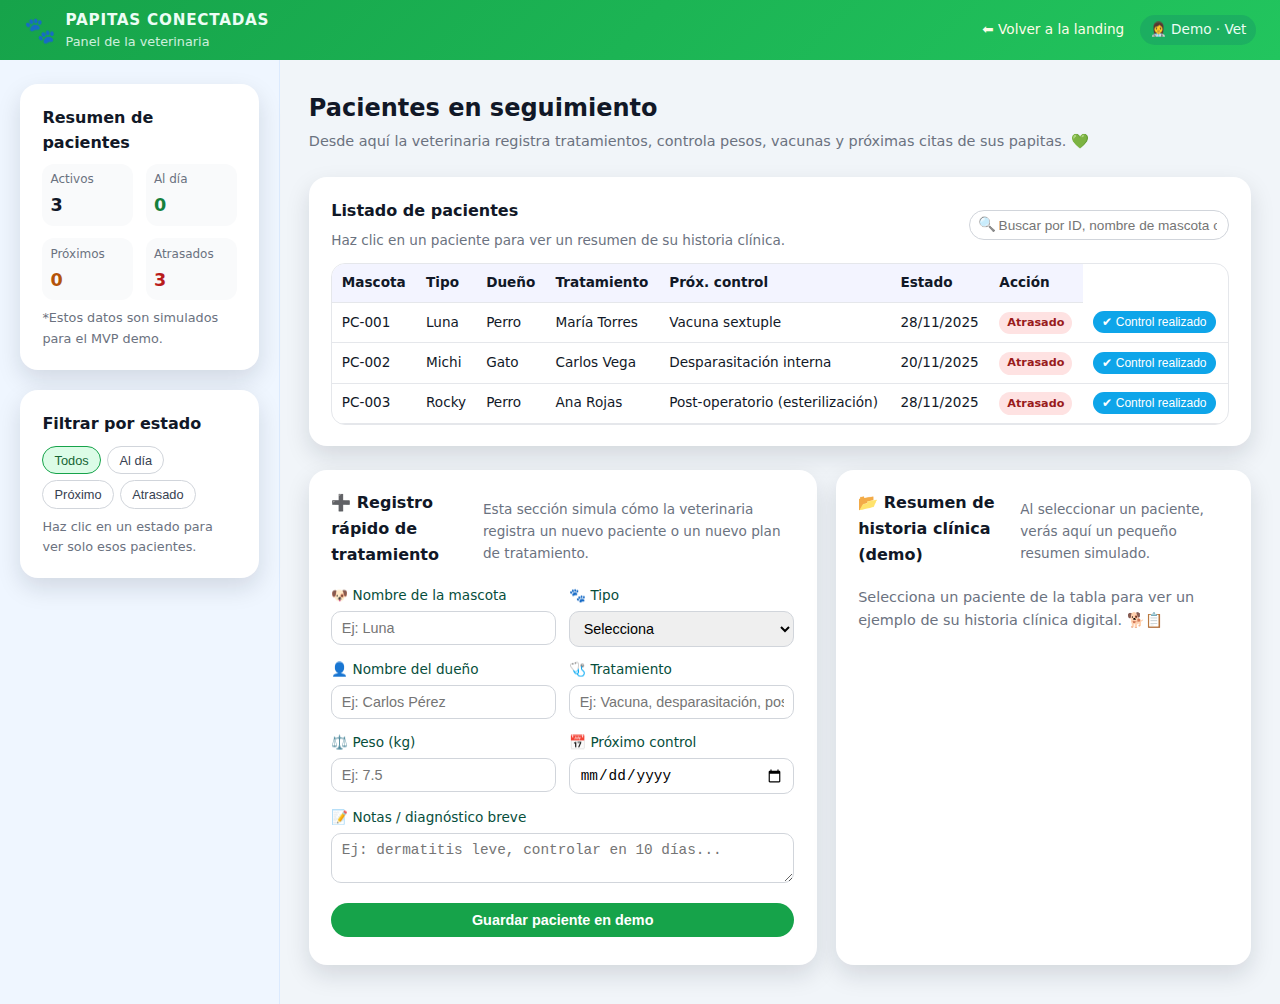
<file: vet-demo.html>
<!DOCTYPE html>
<html lang="es">
<head>
  <meta charset="UTF-8" />
  <title>Panel Veterinaria · PAPITAS CONECTADAS</title>
  <meta name="viewport" content="width=device-width, initial-scale=1" />
  <link rel="stylesheet" href="css/vet-demo.css" />
</head>
<body>
  <!-- =========================================================
       BARRA SUPERIOR DEL PANEL
       ========================================================= -->
  <header class="topbar">
    <div class="topbar__left">
      <span class="topbar__logo">🐾</span>
      <div class="topbar__brand">
        <span class="topbar__title">PAPITAS CONECTADAS</span>
        <span class="topbar__subtitle">Panel de la veterinaria</span>
      </div>
    </div>
    <div class="topbar__right">
      <a href="index.html" class="topbar__link">⬅ Volver a la landing</a>
      <span class="topbar__user">👩‍⚕️ Demo · Vet</span>
    </div>
  </header>

  <!-- =========================================================
       LAYOUT PRINCIPAL: SIDEBAR + CONTENIDO
       ========================================================= -->
  <main class="layout">
    <!-- =========================
         SIDEBAR: RESUMEN + FILTROS
         ========================= -->
    <aside class="sidebar">
      <!-- Resumen de estados -->
      <section class="card card--summary">
        <h2 class="card__title">Resumen de pacientes</h2>
        <div class="summary-grid">
          <div class="summary-item">
            <span class="summary-label">Activos</span>
            <span id="sum-activos" class="summary-value">0</span>
          </div>
          <div class="summary-item">
            <span class="summary-label">Al día</span>
            <span id="sum-aldia" class="summary-value summary-value--green">0</span>
          </div>
          <div class="summary-item">
            <span class="summary-label">Próximos</span>
            <span id="sum-proximos" class="summary-value summary-value--yellow">0</span>
          </div>
          <div class="summary-item">
            <span class="summary-label">Atrasados</span>
            <span id="sum-atrasados" class="summary-value summary-value--red">0</span>
          </div>
        </div>
        <p class="card__note">
          *Estos datos son simulados para el MVP demo.
        </p>
      </section>

      <!-- Filtro por estado -->
      <section class="card card--filters">
        <h2 class="card__title">Filtrar por estado</h2>
        <div class="filter-group">
          <button class="filter-btn filter-btn--active" data-filter="todos">Todos</button>
          <button class="filter-btn" data-filter="Al día">Al día</button>
          <button class="filter-btn" data-filter="Próximo">Próximo</button>
          <button class="filter-btn" data-filter="Atrasado">Atrasado</button>
        </div>
        <p class="card__note">
          Haz clic en un estado para ver solo esos pacientes.
        </p>
      </section>
    </aside>

    <!-- =========================
         CONTENIDO PRINCIPAL
         ========================= -->
    <section class="content">
      <!-- Bloque superior: título -->
      <header class="content__header">
        <div>
          <h1>Pacientes en seguimiento</h1>
          <p class="content__subtitle">
            Desde aquí la veterinaria registra tratamientos, controla pesos,
            vacunas y próximas citas de sus papitas. 💚
          </p>
        </div>
      </header>

      <!-- Bloque: tabla de pacientes -->
      <section class="card card--table">
  <div class="card__header">
    <div>
      <h2 class="card__title">Listado de pacientes</h2>
      <p class="card__subtitle">
        Haz clic en un paciente para ver un resumen de su historia clínica.
      </p>
    </div>

    <!-- CONTROLES DE TABLA: BUSCADOR -->
    <div class="table-controls">
      <div class="search-input">
        <span class="search-input__icon">🔍</span>
        <input
          type="text"
          id="search-input"
          placeholder="Buscar por ID, nombre de mascota o dueño..."
        />
      </div>
    </div>
  </div>

  <div class="table-wrapper">
    <table class="patients-table">
      <thead>
        <tr>
          <th>Mascota</th>
          <th>Tipo</th>
          <th>Dueño</th>
          <th>Tratamiento</th>
          <th>Próx. control</th>
          <th>Estado</th>
          <th>Acción</th>
        </tr>
      </thead>
      <tbody id="patients-body">
        <!-- JS llenará esta tabla -->
      </tbody>
    </table>
  </div>
</section>


      <!-- Bloque: registro rápido + detalle de historia -->
      <div class="content__grid">
        <!-- Formulario de registro rápido -->
        <section class="card card--form">
          <div class="card__header">
            <h2 class="card__title">➕ Registro rápido de tratamiento</h2>
            <p class="card__subtitle">
              Esta sección simula cómo la veterinaria registra un nuevo paciente
              o un nuevo plan de tratamiento.
            </p>
          </div>

          <form id="patient-form" class="form">
            <div class="form__row">
              <div class="form__group">
                <label for="petName">🐶 Nombre de la mascota</label>
                <input
                  type="text"
                  id="petName"
                  placeholder="Ej: Luna"
                  required
                />
              </div>
              <div class="form__group">
                <label for="petType">🐾 Tipo</label>
                <select id="petType" required>
                  <option value="">Selecciona</option>
                  <option value="Perro">Perro</option>
                  <option value="Gato">Gato</option>
                  <option value="Otro">Otro</option>
                </select>
              </div>
            </div>

            <div class="form__row">
              <div class="form__group">
                <label for="ownerName">👤 Nombre del dueño</label>
                <input
                  type="text"
                  id="ownerName"
                  placeholder="Ej: Carlos Pérez"
                  required
                />
              </div>
              <div class="form__group">
                <label for="treatmentType">🩺 Tratamiento</label>
                <input
                  type="text"
                  id="treatmentType"
                  placeholder="Ej: Vacuna, desparasitación, post-operatorio..."
                  required
                />
              </div>
            </div>

            <div class="form__row">
              <div class="form__group">
                <label for="weight">⚖️ Peso (kg)</label>
                <input
                  type="number"
                  step="0.1"
                  id="weight"
                  placeholder="Ej: 7.5"
                />
              </div>
              <div class="form__group">
                <label for="nextControl">📅 Próximo control</label>
                <input type="date" id="nextControl" required />
              </div>
            </div>

            <div class="form__group">
              <label for="notes">📝 Notas / diagnóstico breve</label>
              <textarea
                id="notes"
                rows="2"
                placeholder="Ej: dermatitis leve, controlar en 10 días..."
              ></textarea>
            </div>

            <button type="submit" class="btn btn--primary btn--full">
              Guardar paciente en demo
            </button>

            <p id="form-message" class="form__message"></p>
          </form>
        </section>

        <!-- Panel de detalle de historia clínica -->
        <section class="card card--detail">
          <div class="card__header">
            <h2 class="card__title">📂 Resumen de historia clínica (demo)</h2>
            <p class="card__subtitle">
              Al seleccionar un paciente, verás aquí un pequeño resumen simulado.
            </p>
          </div>

          <div id="detail-empty" class="detail-empty">
            <p>
              Selecciona un paciente de la tabla para ver un ejemplo de su
              historia clínica digital. 🐕📋
            </p>
          </div>

          <div id="detail-content" class="detail-content">
            <!-- JS llenará este contenido -->
          </div>
        </section>
      </div>
    </section>
  </main>

  <!-- JS DEL PANEL -->
  <script src="js/vet-demo.js"></script>
</body>
</html>
</file>
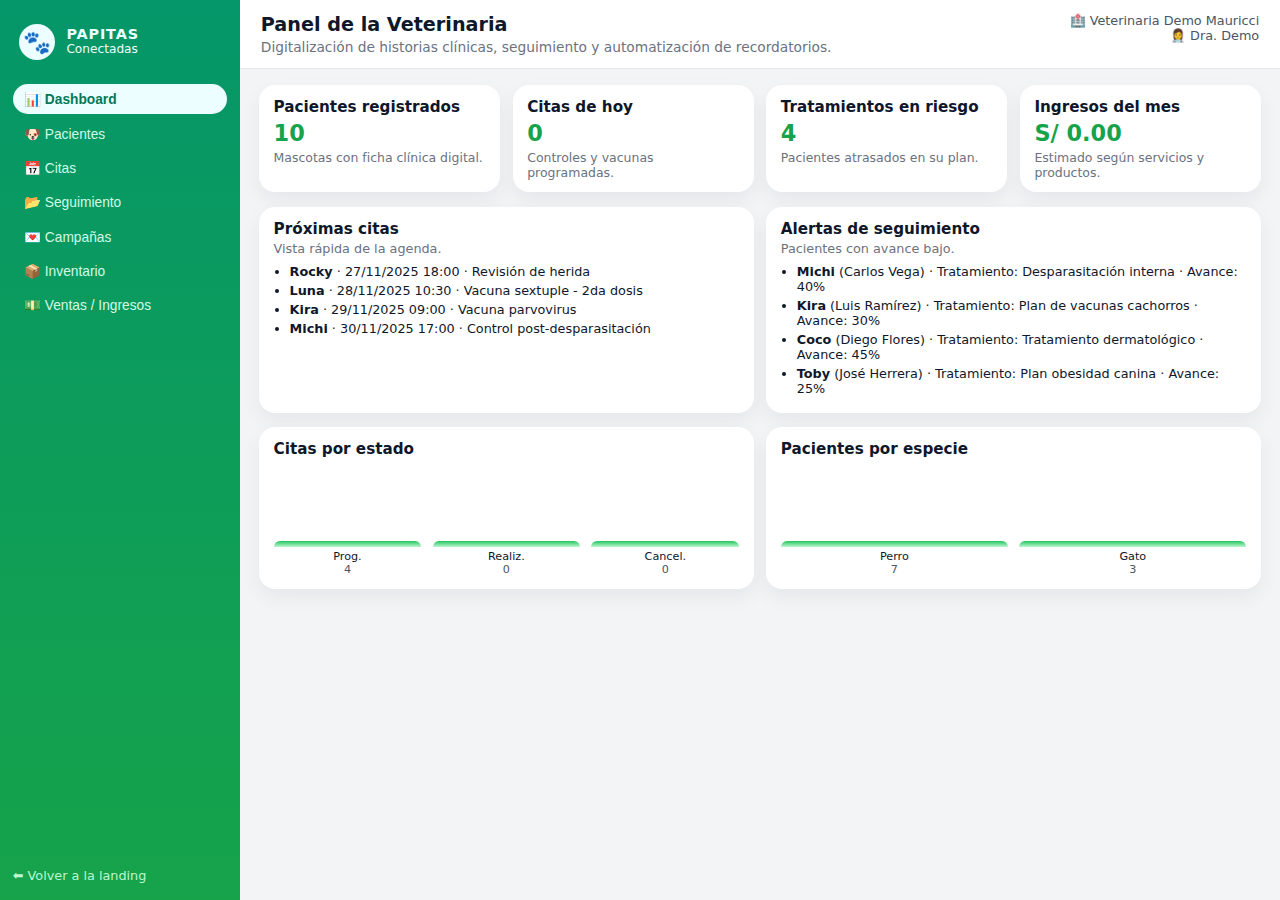
<file: vet-panel.html>
<!DOCTYPE html>
<html lang="es">
<head>
  <meta charset="UTF-8" />
  <title>PAPITAS CONECTADAS · Panel Veterinaria</title>
  <meta name="viewport" content="width=device-width, initial-scale=1" />
  <link rel="stylesheet" href="css/vet-panel.css" />
</head>
<body>
  <div class="layout">

    <!-- SIDEBAR -->
    <aside class="sidebar">
      <div class="sidebar__brand">
        <div class="sidebar__logo">🐾</div>
        <div class="sidebar__text">
          <span class="sidebar__title">PAPITAS</span>
          <span class="sidebar__subtitle">Conectadas</span>
        </div>
      </div>

      <nav class="sidebar__nav">
        <button class="nav-item nav-item--active" data-section="dashboard">📊 Dashboard</button>
        <button class="nav-item" data-section="patients">🐶 Pacientes</button>
        <button class="nav-item" data-section="appointments">📅 Citas</button>
        <button class="nav-item" data-section="followup">📂 Seguimiento</button>
        <button class="nav-item" data-section="campaigns">💌 Campañas</button>
        <button class="nav-item" data-section="inventory">📦 Inventario</button>
        <button class="nav-item" data-section="sales">💵 Ventas / Ingresos</button>
      </nav>

      <div class="sidebar__footer">
        <a href="index.html" class="sidebar__link">⬅ Volver a la landing</a>
      </div>
    </aside>

    <!-- MAIN -->
    <div class="main">
      <header class="topbar">
        <div class="topbar__left">
          <h1 class="topbar__title">Panel de la Veterinaria</h1>
          <p class="topbar__subtitle">
            Digitalización de historias clínicas, seguimiento y automatización de recordatorios.
          </p>
        </div>
        <div class="topbar__right">
          <span class="topbar__clinic">🏥 Veterinaria Demo Mauricci</span>
          <span class="topbar__user">👩‍⚕️ Dra. Demo</span>
        </div>
      </header>

      <main class="content">
        <!-- DASHBOARD -->
        <section id="section-dashboard" class="section section--active">
          <div class="grid grid--dashboard">
            <div class="card">
              <h2 class="card__title">Pacientes registrados</h2>
              <p class="card__number" id="dash-patients">0</p>
              <p class="card__note">Mascotas con ficha clínica digital.</p>
            </div>
            <div class="card">
              <h2 class="card__title">Citas de hoy</h2>
              <p class="card__number" id="dash-today-appointments">0</p>
              <p class="card__note">Controles y vacunas programadas.</p>
            </div>
            <div class="card">
              <h2 class="card__title">Tratamientos en riesgo</h2>
              <p class="card__number" id="dash-risk-treatments">0</p>
              <p class="card__note">Pacientes atrasados en su plan.</p>
            </div>
            <div class="card">
              <h2 class="card__title">Ingresos del mes</h2>
              <p class="card__number" id="dash-month-income">S/ 0.00</p>
              <p class="card__note">Estimado según servicios y productos.</p>
            </div>
          </div>

          <div class="grid grid--two">
            <div class="card">
              <h2 class="card__title">Próximas citas</h2>
              <p class="card__subtitle">Vista rápida de la agenda.</p>
              <ul id="dash-upcoming-list" class="list"></ul>
            </div>
            <div class="card">
              <h2 class="card__title">Alertas de seguimiento</h2>
              <p class="card__subtitle">Pacientes con avance bajo.</p>
              <ul id="dash-alerts-list" class="list"></ul>
            </div>
          </div>

          <div class="grid grid--two">
            <div class="card">
              <h2 class="card__title">Citas por estado</h2>
              <div id="chart-appointments" class="chart"></div>
            </div>
            <div class="card">
              <h2 class="card__title">Pacientes por especie</h2>
              <div id="chart-sales" class="chart"></div>
            </div>
          </div>
        </section>

        <!-- PACIENTES -->
        <section id="section-patients" class="section">
          <header class="section__header">
            <div>
              <h2>Pacientes 🐾</h2>
              <p>Registro, búsqueda y ficha clínica digital de las mascotas.</p>
            </div>
            <button id="btn-new-patient" class="btn btn--primary">➕ Registrar paciente</button>
          </header>

          <div class="toolbar">
            <div class="search-input">
              <span class="search-input__icon">🔍</span>
              <input
                type="text"
                id="patients-search"
                placeholder="Buscar por nombre, dueño o código..."
              />
            </div>
            <select id="patients-filter-status" class="select">
              <option value="all">Todos los estados</option>
              <option value="EN_CURSO">En curso</option>
              <option value="COMPLETADO">Completado</option>
              <option value="SIN_TRATAMIENTO">Sin tratamiento activo</option>
            </select>
          </div>

          <div class="table-wrapper">
            <table class="table">
              <thead>
                <tr>
                  <th>Código</th>
                  <th>Mascota</th>
                  <th>Dueño</th>
                  <th>Especie / Raza</th>
                  <th>Edad</th>
                  <th>Tratamiento actual</th>
                  <th>Avance</th>
                  <th>Estado</th>
                  <th>Acciones</th>
                </tr>
              </thead>
              <tbody id="patients-table-body"></tbody>
            </table>
          </div>

          <div id="patient-detail" class="patient-detail patient-detail--empty">
            <p class="patient-detail__empty">
              Selecciona un paciente en la tabla para ver su historia clínica y detalles.
            </p>
          </div>
        </section>

        <!-- CITAS -->
        <section id="section-appointments" class="section">
          <header class="section__header">
            <div>
              <h2>Citas 📅</h2>
              <p>Agenda diaria de la veterinaria.</p>
            </div>
            <button id="btn-new-appointment" class="btn btn--primary">➕ Registrar cita</button>
          </header>

          <div class="toolbar">
            <select id="appointments-filter-status" class="select">
              <option value="ALL">Todas</option>
              <option value="PROGRAMADA">Programadas</option>
              <option value="REALIZADA">Realizadas</</option>
              <option value="CANCELADA">Canceladas</option>
            </select>
          </div>

          <div class="table-wrapper">
            <table class="table">
              <thead>
                <tr>
                  <th>Fecha y hora</th>
                  <th>Mascota</th>
                  <th>Dueño</th>
                  <th>Tipo</th>
                  <th>Estado</th>
                  <th>Acciones</th>
                </tr>
              </thead>
              <tbody id="appointments-table-body"></tbody>
            </table>
          </div>
        </section>

        <!-- SEGUIMIENTO -->
        <section id="section-followup" class="section">
          <header class="section__header">
            <div>
              <h2>Seguimiento clínico 📂</h2>
              <p>Automatización según citas, tratamientos y compras.</p>
            </div>
          </header>

          <div class="table-wrapper">
            <table class="table">
              <thead>
                <tr>
                  <th>Mascota</th>
                  <th>Dueño</th>
                  <th>Tratamiento</th>
                  <th>Próxima cita</th>
                  <th>Avance</th>
                  <th>Estado</th>
                </tr>
              </thead>
              <tbody id="followup-table-body"></tbody>
            </table>
          </div>

          <div id="followup-detail" class="followup-detail followup-detail--empty">
            <p class="followup-detail__empty">
              Haz clic en un paciente para ver oferta personalizada, compras y puntos.
            </p>
          </div>
        </section>

        <!-- CAMPAÑAS -->
        <section id="section-campaigns" class="section">
          <header class="section__header">
            <div>
              <h2>Campañas 💌</h2>
              <p>Mensajes segmentados según riesgo y comportamiento de compra.</p>
            </div>
            <button id="btn-new-campaign" class="btn btn--primary">➕ Nueva campaña</button>
          </header>

          <div class="grid grid--two">
            <div class="card">
              <h3 class="card__title">Campañas activas</h3>
              <ul id="campaigns-active-list" class="list"></ul>
            </div>
            <div class="card">
              <h3 class="card__title">Plantillas sugeridas</h3>
              <ul class="list">
                <li>💉 Vacunas atrasadas</li>
                <li>🪱 Desparasitación semestral</li>
                <li>🦷 Limpieza dental para senior</li>
              </ul>
            </div>
          </div>
        </section>

        <!-- INVENTARIO -->
        <section id="section-inventory" class="section">
          <header class="section__header">
            <div>
              <h2>Inventario 📦</h2>
              <p>Productos y servicios de la veterinaria.</p>
            </div>
            <button id="btn-new-product" class="btn btn--primary">➕ Nuevo producto/servicio</button>
          </header>

          <div class="table-wrapper">
            <table class="table">
              <thead>
                <tr>
                  <th>Nombre</th>
                  <th>Categoría</th>
                  <th>Stock</th>
                  <th>Precio</th>
                  <th>Estado</th>
                </tr>
              </thead>
              <tbody id="inventory-table-body"></tbody>
            </table>
          </div>
        </section>

        <!-- VENTAS -->
        <section id="section-sales" class="section">
          <header class="section__header">
            <div>
              <h2>Ventas / Ingresos 💵</h2>
              <p>Resumen económico asociado a tratamientos y compras.</p>
            </div>
          </header>

          <div class="grid grid--two">
            <div class="card">
              <h3 class="card__title">Resumen de ingresos</h3>
              <ul id="sales-summary-list" class="list"></ul>
            </div>
            <div class="card">
              <h3 class="card__title">Últimas ventas registradas</h3>
              <ul id="sales-latest-list" class="list"></ul>
            </div>
          </div>
        </section>
      </main>
    </div>
  </div>

  <!-- MODAL -->
  <div id="modal-overlay" class="modal-overlay">
    <div class="modal">
      <div class="modal__header">
        <h3 id="modal-title"></h3>
        <button id="modal-close" class="modal__close">✕</button>
      </div>
      <form id="modal-form" class="modal__body"></form>
      <div class="modal__footer">
        <button type="button" id="modal-cancel" class="btn btn--ghost">Cancelar</button>
        <button type="submit" form="modal-form" class="btn btn--primary">Guardar</button>
      </div>
    </div>
  </div>

  <script src="js/vet-panel.js"></script>
</body>
</html>
</file>
<file: css/vet-panel.css>
*,
*::before,
*::after {
  box-sizing: border-box;
}

body {
  margin: 0;
  font-family: system-ui, -apple-system, BlinkMacSystemFont, "Segoe UI", sans-serif;
  color: #0f172a;
  background: #f3f4f6;
}

.layout {
  display: flex;
  min-height: 100vh;
}

/* SIDEBAR */
.sidebar {
  width: 240px;
  background: linear-gradient(180deg, #059669, #16a34a);
  color: #ecfeff;
  display: flex;
  flex-direction: column;
  padding: 1rem 0.8rem;
}

.sidebar__brand {
  display: flex;
  align-items: center;
  gap: 0.7rem;
  padding: 0.5rem 0.4rem 0.9rem;
}

.sidebar__logo {
  width: 36px;
  height: 36px;
  border-radius: 999px;
  background: #ecfeff;
  display: flex;
  align-items: center;
  justify-content: center;
  font-size: 1.4rem;
}

.sidebar__text {
  display: flex;
  flex-direction: column;
  line-height: 1.1;
}

.sidebar__title {
  font-weight: 700;
  letter-spacing: 0.06em;
  font-size: 0.9rem;
}

.sidebar__subtitle {
  font-size: 0.76rem;
}

.sidebar__nav {
  margin-top: 0.6rem;
  display: flex;
  flex-direction: column;
  gap: 0.25rem;
}

.nav-item {
  border: none;
  background: transparent;
  color: #d1fae5;
  text-align: left;
  font-size: 0.86rem;
  border-radius: 999px;
  padding: 0.45rem 0.7rem;
  cursor: pointer;
}

.nav-item--active {
  background: #ecfeff;
  color: #047857;
  font-weight: 600;
}

.sidebar__footer {
  margin-top: auto;
  padding-top: 0.8rem;
  border-top: 1px solid rgba(22, 163, 74, 0.4);
}

.sidebar__link {
  font-size: 0.8rem;
  color: #bbf7d0;
  text-decoration: none;
}

/* MAIN */
.main {
  flex: 1;
  display: flex;
  flex-direction: column;
}

/* TOPBAR */
.topbar {
  background: #ffffff;
  border-bottom: 1px solid #e5e7eb;
  padding: 0.8rem 1.3rem;
  display: flex;
  justify-content: space-between;
  gap: 1rem;
}

.topbar__title {
  margin: 0;
  font-size: 1.2rem;
}

.topbar__subtitle {
  margin: 0.2rem 0 0;
  font-size: 0.86rem;
  color: #6b7280;
}

.topbar__right {
  display: flex;
  flex-direction: column;
  align-items: flex-end;
  font-size: 0.8rem;
  color: #4b5563;
}

/* CONTENT */
.content {
  padding: 1rem 1.2rem 1.4rem;
}

/* SECTIONS */
.section {
  display: none;
}
.section--active {
  display: block;
}

.section__header {
  display: flex;
  justify-content: space-between;
  align-items: center;
  margin-bottom: 0.7rem;
}
.section__header h2 {
  margin: 0;
}
.section__header p {
  margin: 0.2rem 0 0;
  font-size: 0.85rem;
  color: #6b7280;
}

/* GRID & CARD */
.grid {
  display: grid;
  gap: 0.8rem;
  margin-bottom: 0.9rem;
}
.grid--dashboard {
  grid-template-columns: repeat(auto-fit, minmax(160px, 1fr));
}
.grid--two {
  grid-template-columns: repeat(auto-fit, minmax(260px, 1fr));
}

.card {
  background: #ffffff;
  border-radius: 1rem;
  padding: 0.8rem 0.9rem;
  box-shadow: 0 8px 20px rgba(15, 23, 42, 0.06);
}
.card__title {
  margin: 0;
  font-size: 0.95rem;
}
.card__subtitle {
  margin: 0.2rem 0 0.5rem;
  font-size: 0.8rem;
  color: #6b7280;
}
.card__number {
  margin: 0.25rem 0;
  font-size: 1.4rem;
  font-weight: 700;
  color: #16a34a;
}
.card__note {
  margin: 0;
  font-size: 0.78rem;
  color: #6b7280;
}

/* TABLES */
.table-wrapper {
  overflow-x: auto;
  margin-bottom: 0.9rem;
}

.table {
  width: 100%;
  border-collapse: collapse;
  font-size: 0.82rem;
}
.table thead {
  background: #f9fafb;
}
.table th,
.table td {
  padding: 0.45rem 0.55rem;
  border-bottom: 1px solid #e5e7eb;
  text-align: left;
  white-space: nowrap;
}
.table th {
  font-weight: 600;
  font-size: 0.78rem;
  color: #6b7280;
}

/* BADGES */
.badge {
  border-radius: 999px;
  padding: 0.05rem 0.45rem;
  font-size: 0.7rem;
}
.badge--status-ok {
  background: #dcfce7;
  color: #166534;
}
.badge--status-warning {
  background: #fef9c3;
  color: #854d0e;
}
.badge--status-danger {
  background: #fee2e2;
  color: #b91c1c;
}

/* BUTTONS */
.btn {
  border-radius: 999px;
  border: none;
  cursor: pointer;
  font-size: 0.82rem;
  padding: 0.42rem 0.75rem;
}
.btn--primary {
  background: linear-gradient(135deg, #16a34a, #22c55e);
  color: #ecfeff;
  font-weight: 600;
}
.btn--secondary {
  background: #e0f2fe;
  color: #0369a1;
}
.btn--ghost {
  background: #f3f4f6;
  color: #374151;
}
.btn--xs {
  padding: 0.25rem 0.5rem;
  font-size: 0.72rem;
}

/* SEARCH / SELECT */
.toolbar {
  display: flex;
  gap: 0.6rem;
  margin-bottom: 0.6rem;
  flex-wrap: wrap;
}
.search-input {
  display: flex;
  align-items: center;
  border-radius: 999px;
  background: #f3f4f6;
  padding: 0.25rem 0.45rem;
}
.search-input__icon {
  font-size: 0.9rem;
  margin-right: 0.25rem;
}
.search-input input {
  border: none;
  background: transparent;
  outline: none;
  font-size: 0.82rem;
}
.select {
  border-radius: 999px;
  border: 1px solid #d1d5db;
  padding: 0.3rem 0.6rem;
  font-size: 0.82rem;
}

/* LIST */
.list {
  margin: 0.2rem 0 0;
  padding-left: 1rem;
  font-size: 0.8rem;
}
.list li {
  margin-bottom: 0.25rem;
}

/* CHART FAKE */
.chart {
  margin-top: 0.5rem;
}
.chart__bars {
  display: flex;
  align-items: flex-end;
  gap: 0.7rem;
  height: 110px;
}
.chart__bar {
  flex: 1;
  display: flex;
  flex-direction: column;
  align-items: center;
}
.chart__bar-fill {
  width: 100%;
  border-radius: 999px 999px 0 0;
  background: linear-gradient(180deg, #22c55e, #bbf7d0);
  min-height: 6px;
}
.chart__bar-label {
  font-size: 0.7rem;
  margin-top: 0.2rem;
}
.chart__bar-value {
  font-size: 0.7rem;
  color: #4b5563;
}

/* PATIENT DETAIL + FOTO */
.patient-detail {
  background: #ffffff;
  border-radius: 1rem;
  padding: 0.9rem 1rem;
  box-shadow: 0 8px 20px rgba(15, 23, 42, 0.06);
}
.patient-detail--empty {
  text-align: center;
  color: #6b7280;
  font-size: 0.85rem;
}
.patient-detail__empty {
  margin: 0.4rem 0;
}
.patient-detail__header {
  display: flex;
  justify-content: space-between;
  align-items: flex-start;
  gap: 1rem;
}
.patient-detail__header-left {
  display: flex;
  align-items: center;
  gap: 0.9rem;
}
.patient-photo {
  width: 72px;
  height: 72px;
  border-radius: 50%;
  object-fit: cover;
  border: 2px solid #22c55e;
  background-color: #e5e7eb;
}
.patient-detail__title {
  font-weight: 600;
  font-size: 1rem;
}
.patient-detail__meta {
  font-size: 0.78rem;
  color: #6b7280;
  margin-top: 0.15rem;
}
.patient-detail__tag {
  font-size: 0.72rem;
  background: #dcfce7;
  color: #166534;
  border-radius: 999px;
  padding: 0.15rem 0.55rem;
}

.patient-detail__body {
  display: grid;
  grid-template-columns: minmax(0, 1.1fr) minmax(0, 1.2fr);
  gap: 0.8rem;
  margin-top: 0.7rem;
}
.detail-block h4 {
  margin: 0 0 0.3rem;
  font-size: 0.9rem;
}
.detail-block p {
  margin: 0.1rem 0;
  font-size: 0.8rem;
}

/* PROGRESS BAR */
.progress-bar {
  margin: 0.3rem 0;
  width: 100%;
  height: 6px;
  border-radius: 999px;
  background: #e5e7eb;
  overflow: hidden;
}
.progress-bar__fill {
  height: 100%;
  background: linear-gradient(90deg, #22c55e, #a3e635);
}
.progress-text {
  font-size: 0.78rem;
  color: #4b5563;
}

/* HISTORY */
.patient-detail__history-list {
  margin-top: 0.25rem;
}
.history-meta {
  font-size: 0.72rem;
  color: #6b7280;
}

/* FOLLOWUP DETAIL */
.followup-detail {
  background: #ffffff;
  border-radius: 1rem;
  padding: 0.9rem 1rem;
  box-shadow: 0 8px 20px rgba(15, 23, 42, 0.06);
  margin-top: 0.8rem;
}
.followup-detail--empty {
  text-align: center;
  color: #6b7280;
  font-size: 0.85rem;
}
.followup-detail__header {
  display: flex;
  justify-content: space-between;
  gap: 1rem;
}
.followup-detail__title {
  font-weight: 600;
}
.followup-detail__meta {
  font-size: 0.78rem;
  color: #6b7280;
  margin-top: 0.1rem;
}
.followup-detail__body {
  display: grid;
  grid-template-columns: minmax(0, 1.1fr) minmax(0, 1.2fr);
  gap: 0.8rem;
  margin-top: 0.6rem;
}

/* MODAL */
.modal-overlay {
  position: fixed;
  inset: 0;
  background-color: rgba(15, 23, 42, 0.45);
  display: flex;
  align-items: center;
  justify-content: center;
  padding: 1rem;
  opacity: 0;
  pointer-events: none;
  transition: opacity 0.2s ease;
  z-index: 40;
}
.modal-overlay--open {
  opacity: 1;
  pointer-events: auto;
}
.modal {
  max-width: 420px;
  width: 100%;
  background-color: #ffffff;
  border-radius: 18px;
  box-shadow: 0 20px 45px rgba(15, 23, 42, 0.4);
  overflow: hidden;
  display: flex;
  flex-direction: column;
}
.modal__header {
  padding: 0.8rem 1rem;
  border-bottom: 1px solid #e5e7eb;
  display: flex;
  justify-content: space-between;
  align-items: center;
}
.modal__header h3 {
  font-size: 1rem;
  margin: 0;
}
.modal__close {
  background: transparent;
  border: none;
  font-size: 1.1rem;
  cursor: pointer;
  color: #64748b;
}
.modal__body {
  padding: 0.9rem 1rem 0.2rem;
  display: flex;
  flex-direction: column;
  gap: 0.6rem;
}
.modal__footer {
  padding: 0.7rem 1rem 0.8rem;
  border-top: 1px solid #e5e7eb;
  display: flex;
  justify-content: flex-end;
  gap: 0.5rem;
}
.modal-field {
  display: flex;
  flex-direction: column;
  gap: 0.18rem;
  font-size: 0.8rem;
}
.modal-field label {
  color: #4b5563;
}
.modal-field input,
.modal-field select,
.modal-field textarea {
  border-radius: 0.7rem;
  border: 1px solid #d1d5db;
  padding: 0.38rem 0.6rem;
  font-size: 0.82rem;
}
.modal-field textarea {
  min-height: 70px;
  resize: vertical;
}

/* RESPONSIVE */
@media (max-width: 900px) {
  .sidebar {
    display: none;
  }
  .topbar {
    padding: 0.7rem 0.8rem;
  }
  .content {
    padding: 0.8rem 0.7rem 1rem;
  }
  .patient-detail__body,
  .followup-detail__body {
    grid-template-columns: 1fr;
  }
}
</file>
<file: css/vet-demo.css>
/* =========================================================
   RESET BÁSICO
   ========================================================= */
*,
*::before,
*::after {
  box-sizing: border-box;
  margin: 0;
  padding: 0;
}

body {
  font-family: system-ui, -apple-system, BlinkMacSystemFont, "Segoe UI", sans-serif;
  background-color: #f1f5f9;
  color: #111827;
  line-height: 1.6;
}

html {
  scroll-behavior: smooth;
}

/* =========================================================
   VARIABLES
   ========================================================= */
:root {
  --color-primary: #16a34a;
  --color-primary-dark: #15803d;
  --color-secondary: #22c55e;
  --color-bg-panel: #eff6ff;
  --color-muted: #6b7280;
  --radius-card: 18px;
  --shadow-soft: 0 10px 25px rgba(15, 23, 42, 0.13);
}

/* =========================================================
   TOPBAR
   ========================================================= */
.topbar {
  height: 60px;
  padding: 0 1.5rem;
  background: linear-gradient(135deg, #16a34a, #22c55e);
  color: #ecfdf5;
  display: flex;
  align-items: center;
  justify-content: space-between;
}

.topbar__left {
  display: flex;
  align-items: center;
  gap: 0.6rem;
}

.topbar__logo {
  font-size: 1.6rem;
}

.topbar__brand {
  display: flex;
  flex-direction: column;
}

.topbar__title {
  font-weight: 700;
  letter-spacing: 0.05em;
  font-size: 0.95rem;
  text-transform: uppercase;
}

.topbar__subtitle {
  font-size: 0.8rem;
  opacity: 0.85;
}

.topbar__right {
  display: flex;
  align-items: center;
  gap: 1rem;
  font-size: 0.85rem;
}

.topbar__link {
  color: #fefce8;
  text-decoration: none;
}

.topbar__link:hover {
  text-decoration: underline;
}

.topbar__user {
  background-color: rgba(15, 118, 110, 0.25);
  padding: 0.25rem 0.6rem;
  border-radius: 999px;
}

/* =========================================================
   LAYOUT PRINCIPAL
   ========================================================= */
.layout {
  display: grid;
  grid-template-columns: 280px minmax(0, 1fr);
  min-height: calc(100vh - 60px);
}

/* SIDEBAR */
.sidebar {
  background-color: var(--color-bg-panel);
  padding: 1.5rem 1.25rem;
  border-right: 1px solid #dbeafe;
  display: flex;
  flex-direction: column;
  gap: 1.25rem;
}

/* CONTENIDO PRINCIPAL */
.content {
  padding: 1.8rem 1.8rem 2.4rem;
  display: flex;
  flex-direction: column;
  gap: 1.5rem;
}

/* =========================================================
   CARDS GENERALES
   ========================================================= */
.card {
  background-color: #ffffff;
  border-radius: var(--radius-card);
  box-shadow: var(--shadow-soft);
  padding: 1.3rem 1.4rem;
}

.card__title {
  font-size: 1rem;
  font-weight: 600;
  margin-bottom: 0.4rem;
}

.card__subtitle {
  font-size: 0.85rem;
  color: var(--color-muted);
}

.card__header {
  margin-bottom: 0.7rem;
  display: flex;
  align-items: center;
  justify-content: space-between;
  gap: 0.75rem;
}

.card__note {
  font-size: 0.8rem;
  color: var(--color-muted);
  margin-top: 0.5rem;
}

/* =========================================================
   RESUMEN (SIDEBAR)
   ========================================================= */
.summary-grid {
  display: grid;
  grid-template-columns: 1fr 1fr;
  gap: 0.8rem;
  margin-top: 0.5rem;
}

.summary-item {
  background-color: #f9fafb;
  border-radius: 12px;
  padding: 0.4rem 0.5rem;
  display: flex;
  flex-direction: column;
  gap: 0.1rem;
}

.summary-label {
  font-size: 0.75rem;
  color: var(--color-muted);
}

.summary-value {
  font-size: 1.1rem;
  font-weight: 600;
}

.summary-value--green {
  color: #15803d;
}

.summary-value--yellow {
  color: #b45309;
}

.summary-value--red {
  color: #b91c1c;
}

/* =========================================================
   FILTROS (SIDEBAR)
   ========================================================= */
.filter-group {
  display: flex;
  flex-wrap: wrap;
  gap: 0.4rem;
  margin-top: 0.6rem;
}

.filter-btn {
  padding: 0.35rem 0.7rem;
  border-radius: 999px;
  border: 1px solid #d1d5db;
  background-color: #ffffff;
  font-size: 0.8rem;
  cursor: pointer;
  color: #374151;
}

.filter-btn--active,
.filter-btn:hover {
  background-color: #dcfce7;
  border-color: #16a34a;
  color: #166534;
}

/* =========================================================
   CONTENIDO PRINCIPAL
   ========================================================= */
.content__header h1 {
  font-size: 1.5rem;
  margin-bottom: 0.2rem;
}

.content__subtitle {
  font-size: 0.9rem;
  color: var(--color-muted);
}

/* =========================================================
   TABLA DE PACIENTES
   ========================================================= */
.table-wrapper {
  margin-top: 0.7rem;
  border-radius: 14px;
  overflow: hidden;
  border: 1px solid #e5e7eb;
}

.patients-table {
  width: 100%;
  border-collapse: collapse;
  font-size: 0.85rem;
}

.patients-table thead {
  background-color: #f3f4ff;
}

.patients-table th,
.patients-table td {
  padding: 0.5rem 0.6rem;
  text-align: left;
  border-bottom: 1px solid #e5e7eb;
}

.patients-table tbody tr:hover {
  background-color: #f9fafb;
  cursor: pointer;
}
/* =========================================================
   CONTROLES DE TABLA (BUSCADOR)
   ========================================================= */
.table-controls {
  display: flex;
  align-items: center;
  gap: 0.75rem;
}

.search-input {
  position: relative;
  min-width: 260px;
}

.search-input__icon {
  position: absolute;
  left: 0.55rem;
  top: 50%;
  transform: translateY(-50%);
  font-size: 0.9rem;
  opacity: 0.7;
}

.search-input input {
  width: 100%;
  padding: 0.4rem 0.7rem 0.4rem 1.8rem;
  border-radius: 999px;
  border: 1px solid #d1d5db;
  font-size: 0.85rem;
}

.search-input input:focus {
  outline: none;
  border-color: var(--color-primary);
  box-shadow: 0 0 0 2px rgba(34, 197, 94, 0.25);
}

@media (max-width: 640px) {
  .card__header {
    flex-direction: column;
    align-items: flex-start;
    gap: 0.6rem;
  }

  .table-controls {
    width: 100%;
  }

  .search-input {
    width: 100%;
  }
}



/* Badge de estado */
.badge {
  display: inline-block;
  padding: 0.15rem 0.5rem;
  border-radius: 999px;
  font-size: 0.7rem;
  font-weight: 600;
}

.badge--aldia {
  background-color: #dcfce7;
  color: #166534;
}

.badge--proximo {
  background-color: #fef9c3;
  color: #854d0e;
}

.badge--atrasado {
  background-color: #fee2e2;
  color: #991b1b;
}

/* Botón de acción en tabla */
.table-action-btn {
  font-size: 0.75rem;
  padding: 0.25rem 0.6rem;
  border-radius: 999px;
  border: none;
  cursor: pointer;
  background-color: #0ea5e9;
  color: #ffffff;
}

/* =========================================================
   FORMULARIO + DETALLE (GRID INFERIOR)
   ========================================================= */
.content__grid {
  display: grid;
  grid-template-columns: minmax(0, 1.1fr) minmax(0, 0.9fr);
  gap: 1.2rem;
}

/* Formulario */
.form {
  margin-top: 0.5rem;
}

.form__row {
  display: grid;
  grid-template-columns: repeat(2, minmax(0, 1fr));
  gap: 0.8rem;
}

.form__group {
  margin-bottom: 0.8rem;
}

.form__group label {
  font-size: 0.85rem;
  display: block;
  margin-bottom: 0.25rem;
  color: #064e3b;
}

.form__group input,
.form__group select,
.form__group textarea {
  width: 100%;
  padding: 0.5rem 0.6rem;
  border-radius: 10px;
  border: 1px solid #d1d5db;
  font-size: 0.9rem;
}

.form__group input:focus,
.form__group select:focus,
.form__group textarea:focus {
  outline: none;
  border-color: var(--color-primary);
  box-shadow: 0 0 0 2px rgba(34, 197, 94, 0.25);
}

.form__message {
  margin-top: 0.5rem;
  font-size: 0.85rem;
  color: var(--color-primary-dark);
}

/* Botón */
.btn {
  display: inline-block;
  padding: 0.55rem 1rem;
  border-radius: 999px;
  font-size: 0.9rem;
  font-weight: 600;
  text-decoration: none;
  cursor: pointer;
  border: none;
  text-align: center;
}

.btn--primary {
  background-color: var(--color-primary);
  color: #ffffff;
}

.btn--primary:hover {
  background-color: var(--color-primary-dark);
}

.btn--full {
  width: 100%;
}

/* Detalle historia clínica */
.detail-empty,
.detail-content {
  margin-top: 0.8rem;
  font-size: 0.9rem;
}

.detail-empty {
  color: var(--color-muted);
}

.detail-header {
  display: flex;
  align-items: center;
  justify-content: space-between;
  margin-bottom: 0.4rem;
}

.detail-name {
  font-weight: 600;
}

.detail-tag {
  font-size: 0.75rem;
  padding: 0.1rem 0.45rem;
  border-radius: 999px;
  background-color: #e0f2fe;
  color: #075985;
}

.detail-list {
  list-style: none;
  margin-top: 0.5rem;
}

.detail-list li + li {
  margin-top: 0.3rem;
}

.detail-label {
  font-weight: 600;
}

/* Títulos dentro del detalle */
.detail-section-title {
  font-size: 0.9rem;
  margin-top: 0.75rem;
  margin-bottom: 0.35rem;
  font-weight: 600;
  color: #374151;
}

.detail-owner,
.detail-id {
  font-size: 0.85rem;
  color: var(--color-muted);
}

.detail-status {
  text-align: right;
  font-size: 0.8rem;
  display: flex;
  flex-direction: column;
  align-items: flex-end;
  gap: 0.2rem;
}

/* Historial de registros */
.history-list {
  list-style: none;
  margin-top: 0.4rem;
  border-radius: 12px;
  background-color: #f9fafb;
  padding: 0.6rem 0.7rem;
  max-height: 190px;
  overflow-y: auto;
}

.history-item + .history-item {
  margin-top: 0.45rem;
  border-top: 1px solid #e5e7eb;
  padding-top: 0.45rem;
}

.history-meta {
  font-size: 0.8rem;
  color: #6b7280;
}

.history-text {
  font-size: 0.9rem;
}

/* Formulario para agregar registros al historial */
.history-form {
  margin-top: 0.7rem;
  padding: 0.7rem 0.75rem;
  border-radius: 12px;
  background-color: #ecfeff;
}

.history-form-row {
  display: grid;
  grid-template-columns: minmax(0, 0.6fr) minmax(0, 0.4fr);
  gap: 0.6rem;
}

/* Formulario de edición del plan actual dentro del detalle */
.detail-edit-form {
  margin-top: 0.4rem;
  padding: 0.7rem 0.75rem;
  border-radius: 12px;
  background-color: #f0fdf4;
}

/* Botones adicionales */
.btn--secondary {
  background-color: #0ea5e9;
  color: #ffffff;
}

.btn--secondary:hover {
  background-color: #0284c7;
}

.btn--ghost {
  background-color: #f9fafb;
  color: #111827;
  border: 1px dashed #9ca3af;
}

.btn--ghost:hover {
  background-color: #e5e7eb;
}

/* Mensaje de recordatorio */
.reminder-row {
  margin-top: 0.8rem;
  display: flex;
  flex-direction: column;
  gap: 0.35rem;
}

.reminder-message {
  font-size: 0.8rem;
  color: #16a34a;
}

/* Responsive formulario interno */
@media (max-width: 700px) {
  .history-form-row {
    grid-template-columns: 1fr;
  }
}


/* =========================================================
   RESPONSIVE
   ========================================================= */
@media (max-width: 960px) {
  .layout {
    grid-template-columns: minmax(0, 1fr);
  }

  .sidebar {
    flex-direction: row;
    flex-wrap: wrap;
  }

  .sidebar .card {
    flex: 1 1 260px;
  }
}

@media (max-width: 768px) {
  .content {
    padding: 1.4rem 1.1rem 2rem;
  }

  .content__grid {
    grid-template-columns: 1fr;
  }

  .form__row {
    grid-template-columns: 1fr;
  }
}

@media (max-width: 600px) {
  .topbar {
    flex-wrap: wrap;
    gap: 0.4rem;
    height: auto;
    padding: 0.6rem 1rem;
  }

  .layout {
    min-height: auto;
  }
}
</file>
